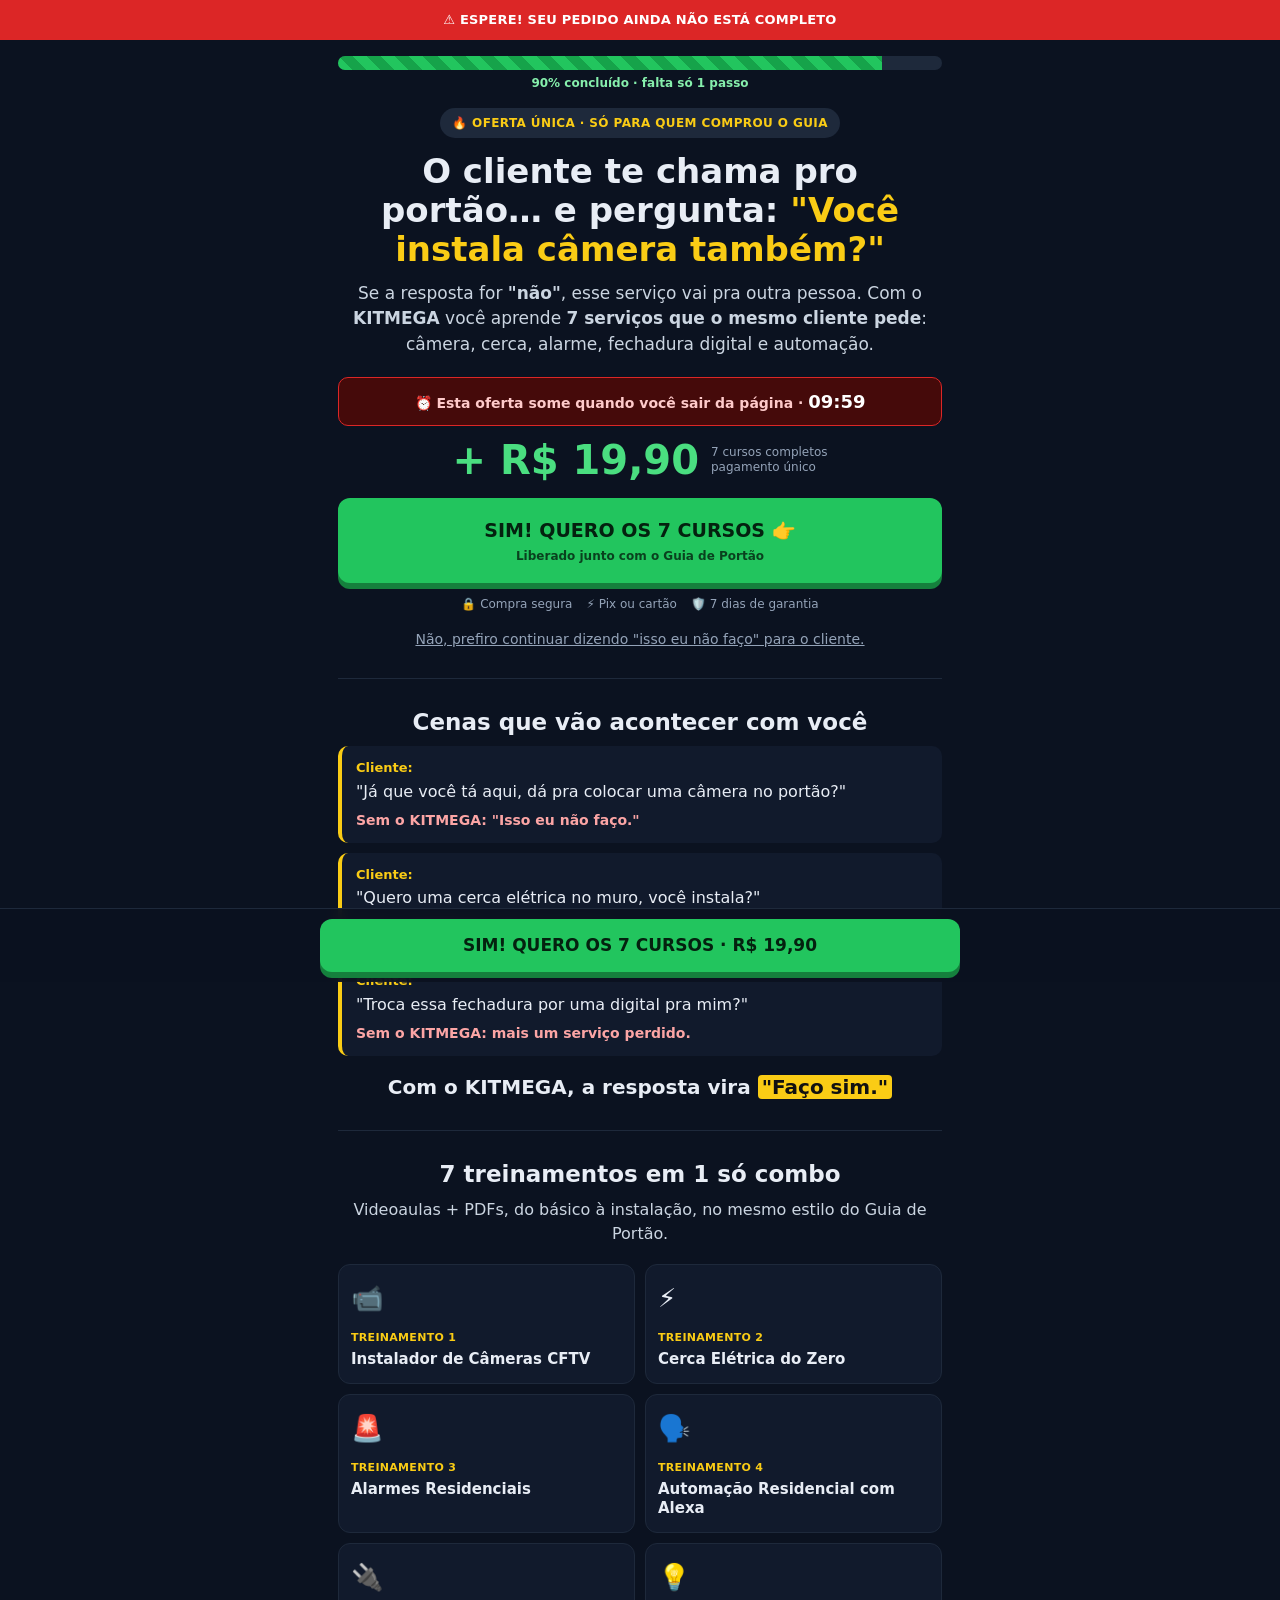
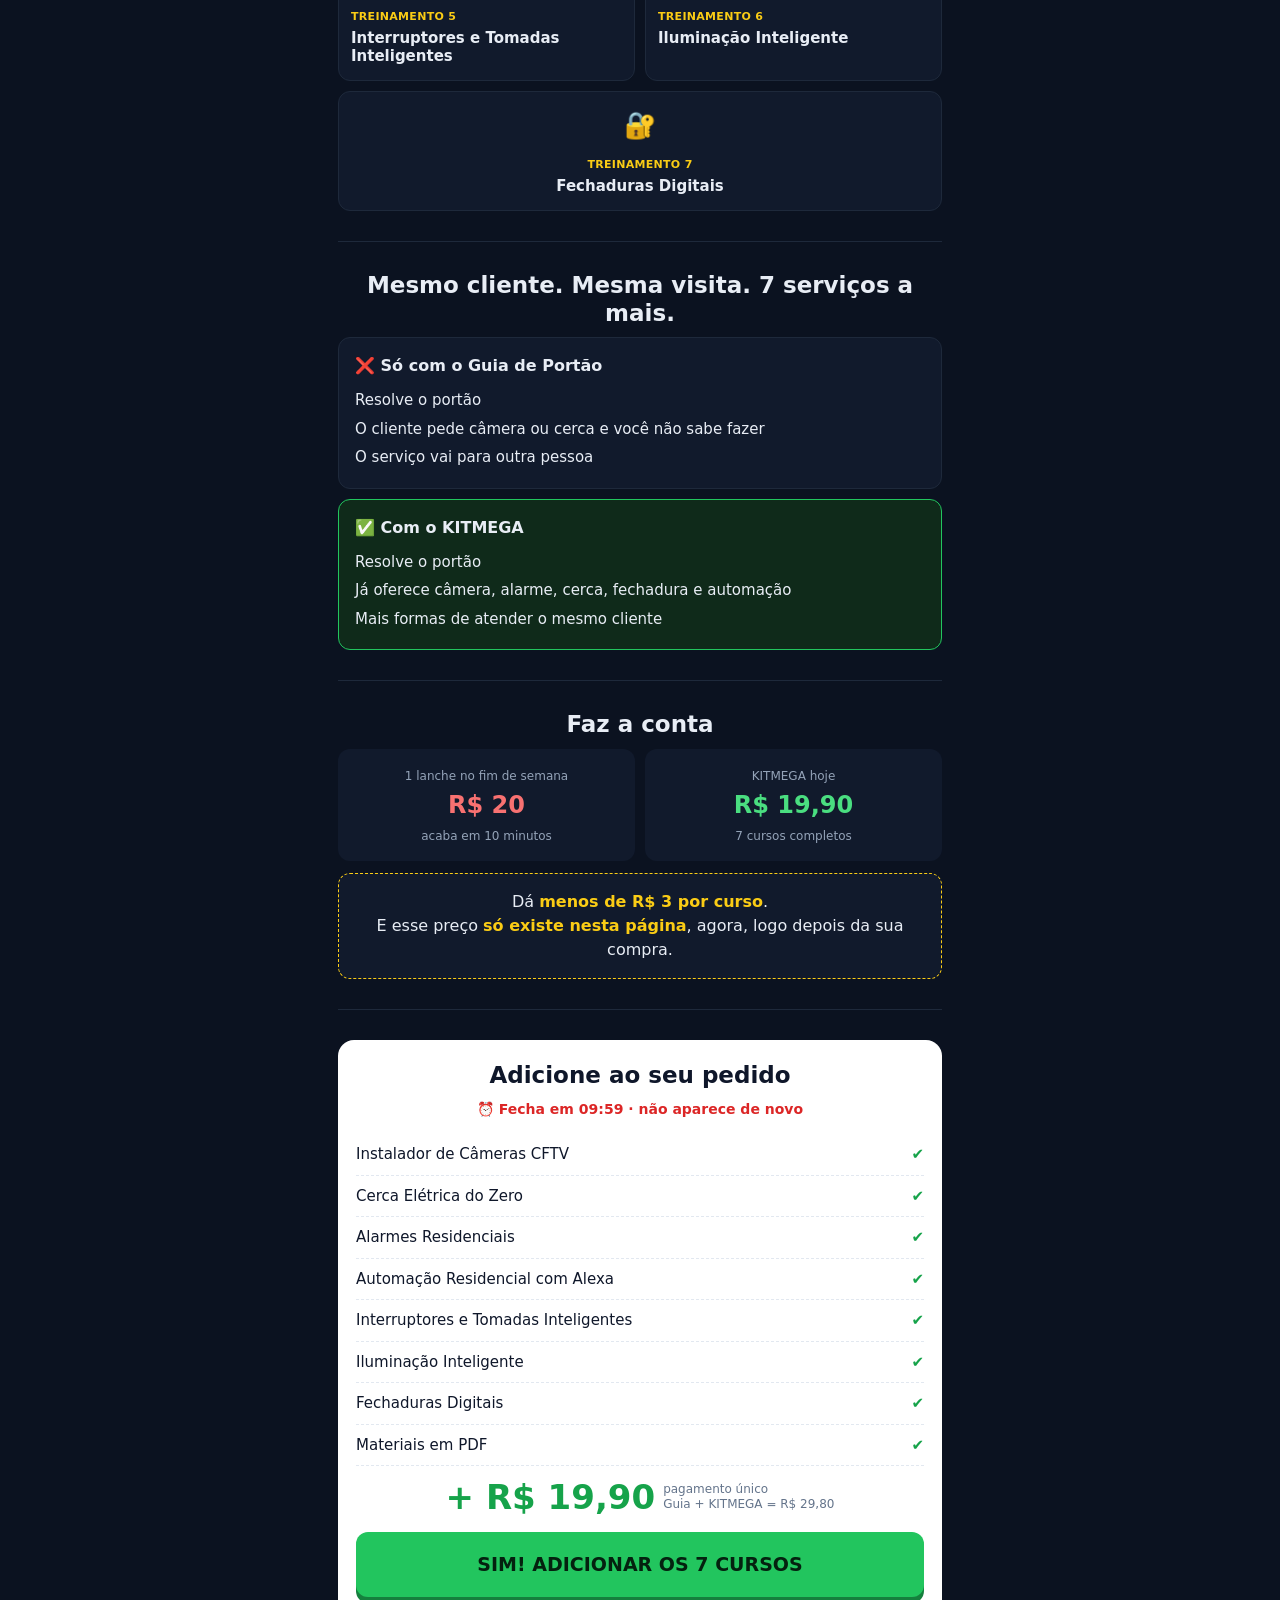
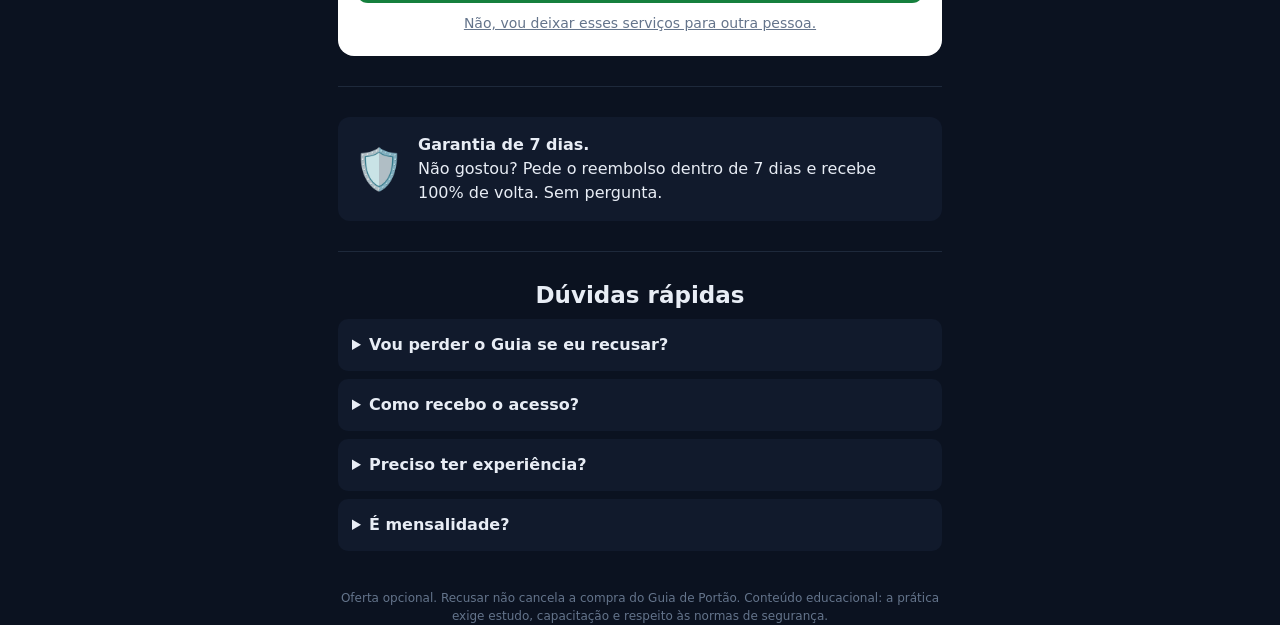
<file: index.html>
<!DOCTYPE html>
<html lang="pt-BR">
<head>
<meta charset="utf-8">
<meta name="viewport" content="width=device-width,initial-scale=1">
<title>Espere! Oferta especial KITMEGA — só nesta página</title>
<meta name="description" content="Oferta opcional para quem comprou o Guia de Portão: 7 treinamentos de segurança e automação residencial por + R$ 19,90.">
<meta name="robots" content="noindex">
<meta name="theme-color" content="#0b1220">
<link rel="preconnect" href="https://pay.wiapy.com">
<link rel="stylesheet" href="style.css">
</head>
<body data-offer="upsell">
<div class="top warn">⚠️ ESPERE! SEU PEDIDO AINDA NÃO ESTÁ COMPLETO</div>

<div class="wrap">
  <div class="prog"><i></i></div><div class="progt">90% concluído · falta só 1 passo</div>

  <header class="hero">
    <span class="pill">🔥 OFERTA ÚNICA · SÓ PARA QUEM COMPROU O GUIA</span>
    <h1>O cliente te chama pro portão… e pergunta: <mark>"Você instala câmera também?"</mark></h1>
    <p class="lead">Se a resposta for <b>"não"</b>, esse serviço vai pra outra pessoa. Com o <b>KITMEGA</b> você aprende <b>7 serviços que o mesmo cliente pede</b>: câmera, cerca, alarme, fechadura digital e automação.</p>
    <div class="alert">⏰ Esta oferta some quando você sair da página · <span class="timer">10:00</span></div>
    <div class="price"><b>+ R$ 19,90</b><small>7 cursos completos<br>pagamento único</small></div>
    <a class="btn" data-buy href="#">SIM! QUERO OS 7 CURSOS 👉<small>Liberado junto com o Guia de Portão</small></a>
    <div class="trust"><span>🔒 Compra segura</span><span>⚡ Pix ou cartão</span><span>🛡️ 7 dias de garantia</span></div>
    <a class="no" data-keep href="desconto.html">Não, prefiro continuar dizendo "isso eu não faço" para o cliente.</a>
  </header>

  <section>
    <h2>Cenas que vão acontecer com você</h2>
    <div class="chat">
      <div class="msg"><b>Cliente:</b>"Já que você tá aqui, dá pra colocar uma câmera no portão?"<span>Sem o KITMEGA: "Isso eu não faço."</span></div>
      <div class="msg"><b>Cliente:</b>"Quero uma cerca elétrica no muro, você instala?"<span>Sem o KITMEGA: "Chama outro."</span></div>
      <div class="msg"><b>Cliente:</b>"Troca essa fechadura por uma digital pra mim?"<span>Sem o KITMEGA: mais um serviço perdido.</span></div>
    </div>
    <p class="big" style="margin-top:18px">Com o KITMEGA, a resposta vira <mark>"Faço sim."</mark></p>
  </section>

  <section>
    <h2>7 treinamentos em 1 só combo</h2>
    <p class="sub">Videoaulas + PDFs, do básico à instalação, no mesmo estilo do Guia de Portão.</p>
    <div class="grid">
      <div class="card"><i>📹</i><em>TREINAMENTO 1</em><h3>Instalador de Câmeras CFTV</h3></div>
      <div class="card"><i>⚡</i><em>TREINAMENTO 2</em><h3>Cerca Elétrica do Zero</h3></div>
      <div class="card"><i>🚨</i><em>TREINAMENTO 3</em><h3>Alarmes Residenciais</h3></div>
      <div class="card"><i>🗣️</i><em>TREINAMENTO 4</em><h3>Automação Residencial com Alexa</h3></div>
      <div class="card"><i>🔌</i><em>TREINAMENTO 5</em><h3>Interruptores e Tomadas Inteligentes</h3></div>
      <div class="card"><i>💡</i><em>TREINAMENTO 6</em><h3>Iluminação Inteligente</h3></div>
      <div class="card"><i>🔐</i><em>TREINAMENTO 7</em><h3>Fechaduras Digitais</h3></div>
    </div>
  </section>

  <section>
    <h2>Mesmo cliente. Mesma visita. 7 serviços a mais.</h2>
    <div class="vs">
      <div>
        <h3>❌ Só com o Guia de Portão</h3>
        <ul>
          <li>Resolve o portão</li>
          <li>O cliente pede câmera ou cerca e você não sabe fazer</li>
          <li>O serviço vai para outra pessoa</li>
        </ul>
      </div>
      <div class="good">
        <h3>✅ Com o KITMEGA</h3>
        <ul>
          <li>Resolve o portão</li>
          <li>Já oferece câmera, alarme, cerca, fechadura e automação</li>
          <li>Mais formas de atender o mesmo cliente</li>
        </ul>
      </div>
    </div>
  </section>

  <section>
    <h2>Faz a conta</h2>
    <div class="cmp">
      <div class="bad"><small>1 lanche no fim de semana</small><b>R$ 20</b><small>acaba em 10 minutos</small></div>
      <div class="ok"><small>KITMEGA hoje</small><b>R$ 19,90</b><small>7 cursos completos</small></div>
    </div>
    <div class="calc" style="margin-top:12px">Dá <b>menos de R$ 3 por curso</b>. <br>E esse preço <b>só existe nesta página</b>, agora, logo depois da sua compra.</div>
  </section>

  <section>
    <div class="box">
      <h2>Adicione ao seu pedido</h2>
      <p style="color:#dc2626;font-weight:800;font-size:14px">⏰ Fecha em <span class="timer">10:00</span> · não aparece de novo</p>
      <ul>
        <li>Instalador de Câmeras CFTV <b>✔</b></li>
        <li>Cerca Elétrica do Zero <b>✔</b></li>
        <li>Alarmes Residenciais <b>✔</b></li>
        <li>Automação Residencial com Alexa <b>✔</b></li>
        <li>Interruptores e Tomadas Inteligentes <b>✔</b></li>
        <li>Iluminação Inteligente <b>✔</b></li>
        <li>Fechaduras Digitais <b>✔</b></li>
        <li>Materiais em PDF <b>✔</b></li>
      </ul>
      <div class="price"><b>+ R$ 19,90</b><small>pagamento único<br>Guia + KITMEGA = R$ 29,80</small></div>
      <a class="btn" data-buy href="#">SIM! ADICIONAR OS 7 CURSOS</a>
      <a class="no" data-keep href="desconto.html">Não, vou deixar esses serviços para outra pessoa.</a>
    </div>
  </section>

  <section>
    <div class="gar"><i>🛡️</i><div><b>Garantia de 7 dias.</b><br>Não gostou? Pede o reembolso dentro de 7 dias e recebe 100% de volta. Sem pergunta.</div></div>
  </section>

  <section class="faq">
    <h2>Dúvidas rápidas</h2>
    <details><summary>Vou perder o Guia se eu recusar?</summary><p>Não. Sua compra do Guia de Portão já está garantida. O KITMEGA é opcional.</p></details>
    <details><summary>Como recebo o acesso?</summary><p>No mesmo e-mail da compra, logo após o pagamento aprovado.</p></details>
    <details><summary>Preciso ter experiência?</summary><p>Não. As aulas começam do básico, igual ao Guia de Portão.</p></details>
    <details><summary>É mensalidade?</summary><p>Não. É um pagamento único de R$ 19,90.</p></details>
  </section>
</div>

<footer class="wrap">
  <p>Oferta opcional. Recusar não cancela a compra do Guia de Portão. Conteúdo educacional: a prática exige estudo, capacitação e respeito às normas de segurança.</p>
</footer>

<div class="sticky"><a class="btn" data-buy href="#">SIM! QUERO OS 7 CURSOS · R$ 19,90</a></div>
<script src="app.js"></script>
</body>
</html>
</file>
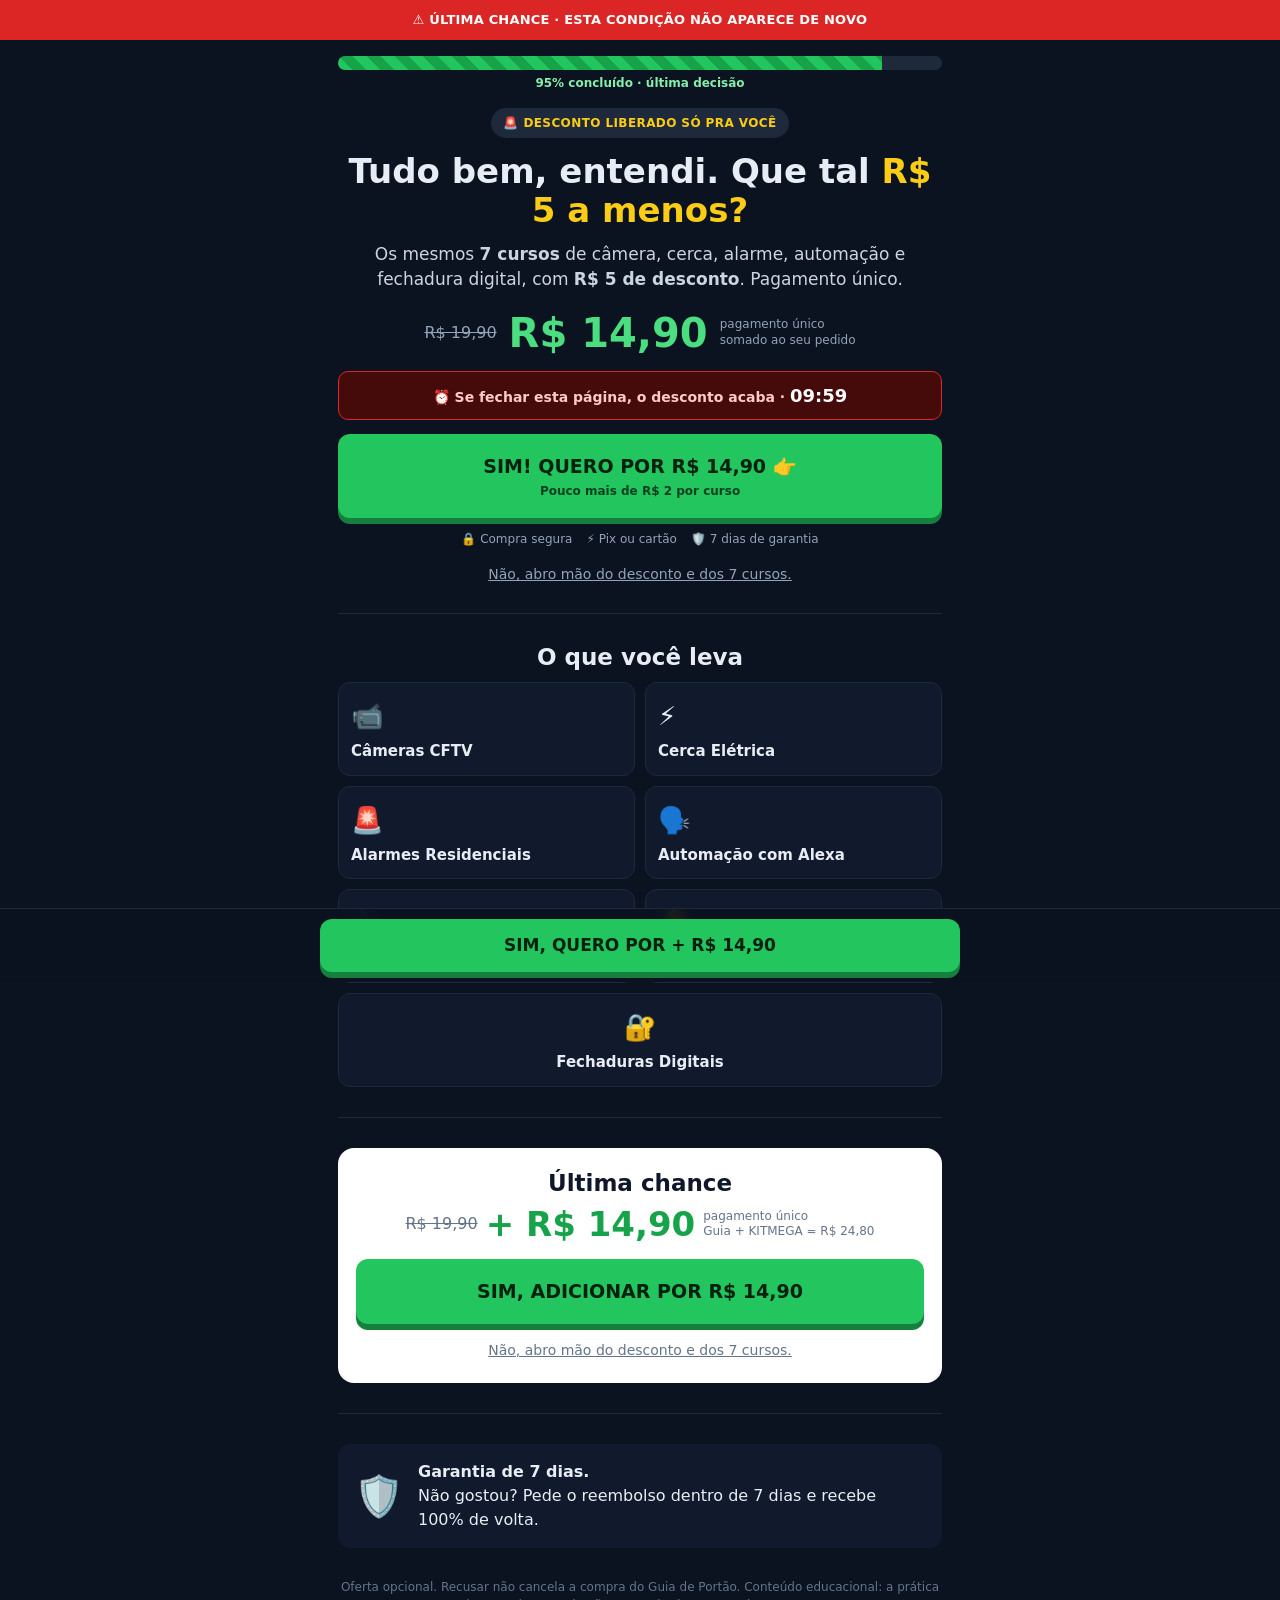
<file: desconto.html>
<!DOCTYPE html>
<html lang="pt-BR">
<head>
<meta charset="utf-8">
<meta name="viewport" content="width=device-width,initial-scale=1">
<title>Última chance: KITMEGA por + R$ 14,90</title>
<meta name="description" content="Última chance: os 7 treinamentos do KITMEGA por + R$ 14,90, pagamento único.">
<meta name="robots" content="noindex">
<meta name="theme-color" content="#0b1220">
<link rel="preconnect" href="https://pay.cakto.com.br">
<link rel="stylesheet" href="style.css">
</head>
<body data-offer="downsell">
<div class="top warn">⚠️ ÚLTIMA CHANCE · ESTA CONDIÇÃO NÃO APARECE DE NOVO</div>

<div class="wrap">
  <div class="prog"><i></i></div><div class="progt">95% concluído · última decisão</div>

  <header class="hero">
    <span class="pill">🚨 DESCONTO LIBERADO SÓ PRA VOCÊ</span>
    <h1>Tudo bem, entendi. Que tal <mark>R$ 5 a menos?</mark></h1>
    <p class="lead">Os mesmos <b>7 cursos</b> de câmera, cerca, alarme, automação e fechadura digital, com <b>R$ 5 de desconto</b>. Pagamento único.</p>
    <div class="price"><s>R$ 19,90</s><b>R$ 14,90</b><small>pagamento único<br>somado ao seu pedido</small></div>
    <div class="alert">⏰ Se fechar esta página, o desconto acaba · <span class="timer">10:00</span></div>
    <a class="btn" data-buy href="#">SIM! QUERO POR R$ 14,90 👉<small>Pouco mais de R$ 2 por curso</small></a>
    <div class="trust"><span>🔒 Compra segura</span><span>⚡ Pix ou cartão</span><span>🛡️ 7 dias de garantia</span></div>
    <a class="no" data-keep href="obrigado.html">Não, abro mão do desconto e dos 7 cursos.</a>
  </header>

  <section>
    <h2>O que você leva</h2>
    <div class="grid">
      <div class="card"><i>📹</i><h3>Câmeras CFTV</h3></div>
      <div class="card"><i>⚡</i><h3>Cerca Elétrica</h3></div>
      <div class="card"><i>🚨</i><h3>Alarmes Residenciais</h3></div>
      <div class="card"><i>🗣️</i><h3>Automação com Alexa</h3></div>
      <div class="card"><i>🔌</i><h3>Tomadas Inteligentes</h3></div>
      <div class="card"><i>💡</i><h3>Iluminação Inteligente</h3></div>
      <div class="card"><i>🔐</i><h3>Fechaduras Digitais</h3></div>
    </div>
  </section>

  <section>
    <div class="box">
      <h2>Última chance</h2>
      <div class="price"><s>R$ 19,90</s><b>+ R$ 14,90</b><small>pagamento único<br>Guia + KITMEGA = R$ 24,80</small></div>
      <a class="btn" data-buy href="#">SIM, ADICIONAR POR R$ 14,90</a>
      <a class="no" data-keep href="obrigado.html">Não, abro mão do desconto e dos 7 cursos.</a>
    </div>
  </section>

  <section>
    <div class="gar"><i>🛡️</i><div><b>Garantia de 7 dias.</b><br>Não gostou? Pede o reembolso dentro de 7 dias e recebe 100% de volta.</div></div>
  </section>
</div>

<footer class="wrap">
  <p>Oferta opcional. Recusar não cancela a compra do Guia de Portão. Conteúdo educacional: a prática exige estudo, capacitação e respeito às normas de segurança.</p>
</footer>

<div class="sticky"><a class="btn" data-buy href="#">SIM, QUERO POR + R$ 14,90</a></div>
<script src="app.js"></script>
</body>
</html>
</file>
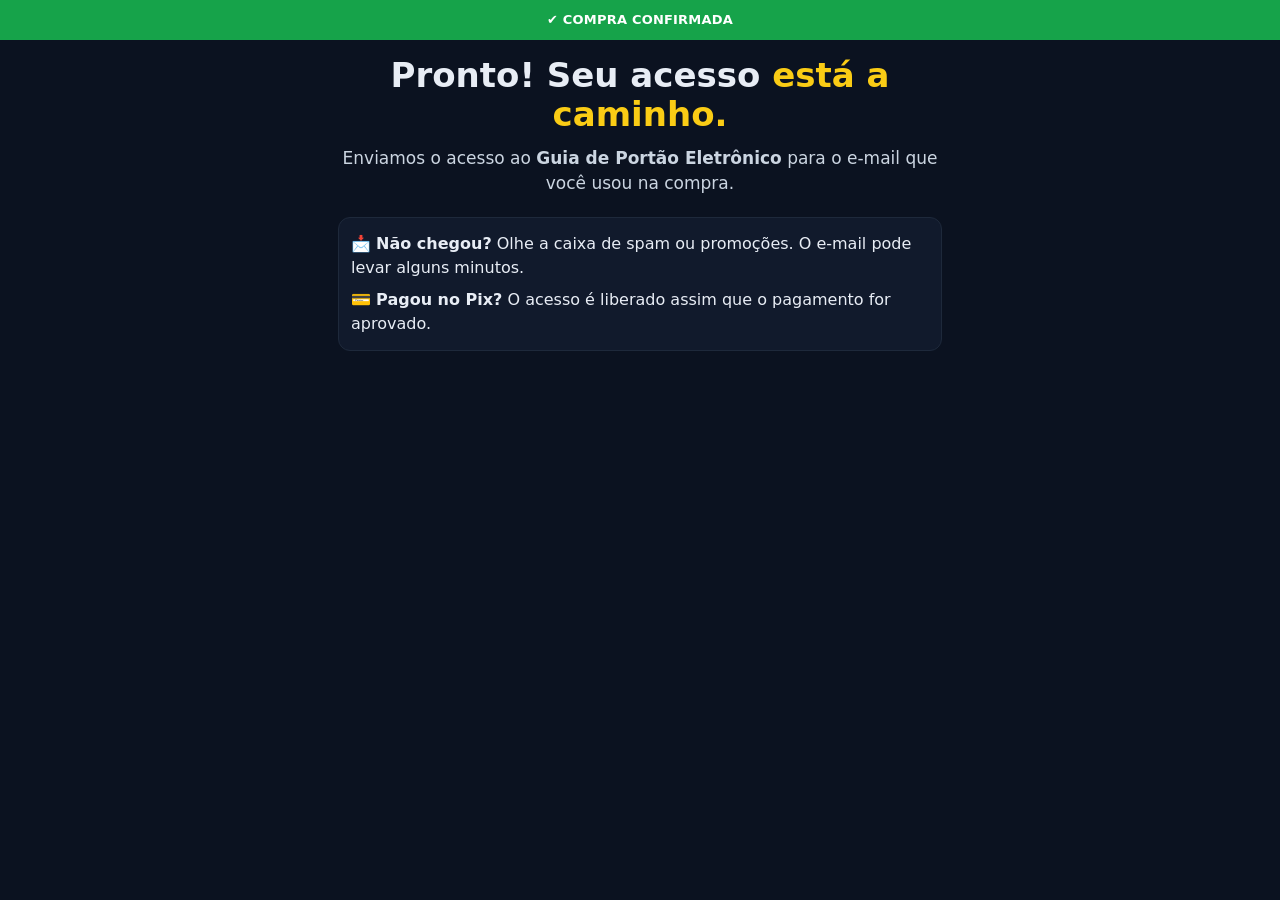
<file: obrigado.html>
<!DOCTYPE html>
<html lang="pt-BR">
<head>
<meta charset="utf-8">
<meta name="viewport" content="width=device-width,initial-scale=1">
<title>Compra confirmada — Guia de Portão Eletrônico</title>
<meta name="robots" content="noindex">
<meta name="theme-color" content="#0b1220">
<link rel="stylesheet" href="style.css">
</head>
<body data-offer="none">
<div class="top">✔ COMPRA CONFIRMADA</div>
<div class="wrap">
  <header class="hero">
    <h1>Pronto! Seu acesso <mark>está a caminho.</mark></h1>
    <p class="lead">Enviamos o acesso ao <b>Guia de Portão Eletrônico</b> para o e-mail que você usou na compra.</p>
    <div class="card" style="text-align:left">
      <p>📩 <b>Não chegou?</b> Olhe a caixa de spam ou promoções. O e-mail pode levar alguns minutos.</p>
      <p style="margin-top:8px">💳 <b>Pagou no Pix?</b> O acesso é liberado assim que o pagamento for aprovado.</p>
    </div>
  </header>
</div>
<script src="app.js"></script>
</body>
</html>
</file>
<file: style.css>
*{box-sizing:border-box;margin:0;padding:0}
html{-webkit-text-size-adjust:100%}
body{font-family:system-ui,-apple-system,"Segoe UI",Roboto,Arial,sans-serif;background:#0b1220;color:#e8edf5;line-height:1.5;font-size:16px}
a{color:inherit}
.wrap{max-width:640px;margin:0 auto;padding:0 18px}
.top{background:#16a34a;color:#fff;text-align:center;font-weight:800;font-size:13px;padding:10px 12px;letter-spacing:.2px}
.top.warn{background:#dc2626}
.steps{display:flex;gap:6px;justify-content:center;margin:18px 0 6px;font-size:12px;font-weight:700;color:#94a3b8}
.steps span{padding:4px 10px;border-radius:99px;background:#162033}
.steps .ok{background:#14532d;color:#86efac}
.steps .now{background:#facc15;color:#111}
.hero{padding:16px 0 28px;text-align:center}
.pill{display:inline-block;background:#1e293b;color:#facc15;font-weight:800;font-size:12px;padding:6px 12px;border-radius:99px;margin-bottom:14px;letter-spacing:.4px}
h1{font-size:28px;line-height:1.15;font-weight:900;margin-bottom:12px}
h1 mark{background:none;color:#facc15}
.lead{color:#cbd5e1;font-size:17px;margin-bottom:20px}
.price{display:flex;align-items:center;justify-content:center;gap:12px;margin:6px 0 18px}
.price s{color:#94a3b8;font-size:16px}
.price b{white-space:nowrap;font-size:40px;font-weight:900;color:#4ade80;line-height:1}
.price small{display:block;color:#94a3b8;font-size:12px;text-align:left;line-height:1.3}
.btn{display:block;width:100%;background:#22c55e;color:#04210f;text-decoration:none;text-align:center;font-weight:900;font-size:19px;padding:18px 14px;border-radius:12px;box-shadow:0 6px 0 #15803d;animation:pulse 2s infinite;border:0;cursor:pointer}
.btn:active{transform:translateY(3px);box-shadow:0 3px 0 #15803d}
.btn small{display:block;font-size:12px;font-weight:700;opacity:.8;margin-top:2px}
@keyframes pulse{0%,100%{transform:scale(1)}50%{transform:scale(1.02)}}
.no{display:block;text-align:center;color:#94a3b8;font-size:14px;margin-top:16px;text-decoration:underline}
.trust{display:flex;justify-content:center;gap:14px;flex-wrap:wrap;font-size:12px;color:#94a3b8;margin-top:12px}
section{padding:30px 0;border-top:1px solid #1e293b}
h2{font-size:23px;line-height:1.2;font-weight:900;margin-bottom:10px;text-align:center}
.sub{color:#cbd5e1;text-align:center;margin-bottom:18px}
.grid{display:grid;grid-template-columns:1fr 1fr;gap:10px}
.card{background:#111a2c;border:1px solid #1e293b;border-radius:12px;padding:14px 12px}
.card i{font-style:normal;font-size:26px;display:block;margin-bottom:6px}
.card em{font-style:normal;font-size:11px;color:#facc15;font-weight:800;letter-spacing:.3px}
.card h3{font-size:15px;line-height:1.25;margin-top:2px}
.card.gold{background:#facc15;color:#111;border-color:#facc15}
.card.gold em{color:#111}
.vs{display:grid;gap:10px}
.vs div{border-radius:12px;padding:16px;background:#111a2c;border:1px solid #1e293b}
.vs .good{border-color:#22c55e;background:#0f2a1a}
.vs h3{font-size:16px;margin-bottom:8px}
.vs li{list-style:none;padding:3px 0;font-size:15px}
.box{background:#fff;color:#0f172a;border-radius:16px;padding:22px 18px;text-align:center}
.box h2{color:#0f172a}
.box ul{list-style:none;text-align:left;margin:14px 0}
.box li{display:flex;justify-content:space-between;gap:10px;padding:9px 0;border-bottom:1px dashed #e2e8f0;font-size:15px}
.box li b{color:#16a34a}
.box .price b{color:#16a34a}
.box .price s,.box .price small{color:#64748b}
.box .no{color:#64748b}
.calc{background:#111a2c;border:1px dashed #facc15;border-radius:12px;padding:16px;text-align:center;font-size:16px}
.calc b{color:#facc15}
.gar{display:flex;gap:14px;align-items:center;background:#111a2c;border-radius:12px;padding:16px}
.gar i{font-style:normal;font-size:40px}
.faq details{background:#111a2c;border-radius:10px;padding:14px;margin-bottom:8px}
.faq summary{font-weight:800;cursor:pointer}
.faq p{color:#cbd5e1;margin-top:8px;font-size:15px}
footer{padding:26px 0 110px;color:#64748b;font-size:12px;text-align:center}
.sticky{position:fixed;left:0;right:0;bottom:0;background:#0b1220ee;border-top:1px solid #1e293b;padding:10px 14px;backdrop-filter:blur(6px);transform:translateY(110%);transition:transform .25s}
.sticky.show{transform:none}
.sticky .btn{font-size:17px;padding:14px;animation:none;max-width:640px;margin:0 auto}
.timer{font-variant-numeric:tabular-nums}
@media(min-width:600px){h1{font-size:34px}}
.top.warn{animation:blink 1.2s infinite}
@keyframes blink{50%{background:#991b1b}}
.prog{margin:16px 0 4px;background:#1e293b;border-radius:99px;height:14px;overflow:hidden}
.prog i{display:block;height:100%;width:90%;background:repeating-linear-gradient(45deg,#22c55e,#22c55e 10px,#16a34a 10px,#16a34a 20px)}
.progt{font-size:12px;font-weight:800;color:#86efac;text-align:center}
.alert{background:#450a0a;border:1px solid #dc2626;color:#fecaca;border-radius:10px;padding:10px;font-weight:800;font-size:14px;margin-bottom:14px;text-align:center}
.alert .timer{color:#fff;font-size:18px}
.chat{display:grid;gap:10px}
.msg{background:#111a2c;border-left:4px solid #facc15;border-radius:10px;padding:12px 14px}
.msg b{color:#facc15;display:block;font-size:13px;margin-bottom:2px}
.msg span{color:#fca5a5;font-weight:800;display:block;margin-top:6px;font-size:14px}
.big{font-size:20px;font-weight:900;text-align:center;line-height:1.3}
.big mark{background:#facc15;color:#111;padding:0 4px;border-radius:4px}
.cmp{display:grid;grid-template-columns:1fr 1fr;gap:10px;text-align:center}
.cmp div{background:#111a2c;border-radius:12px;padding:14px}
.cmp b{display:block;font-size:24px;font-weight:900}
.cmp .bad b{color:#f87171}.cmp .ok b{color:#4ade80}
.cmp small{color:#94a3b8;font-size:12px}
.price s{white-space:nowrap}.box .price b{font-size:34px}.box .price{gap:8px}
.grid .card:last-child:nth-child(odd){grid-column:1/-1;text-align:center}
</file>
